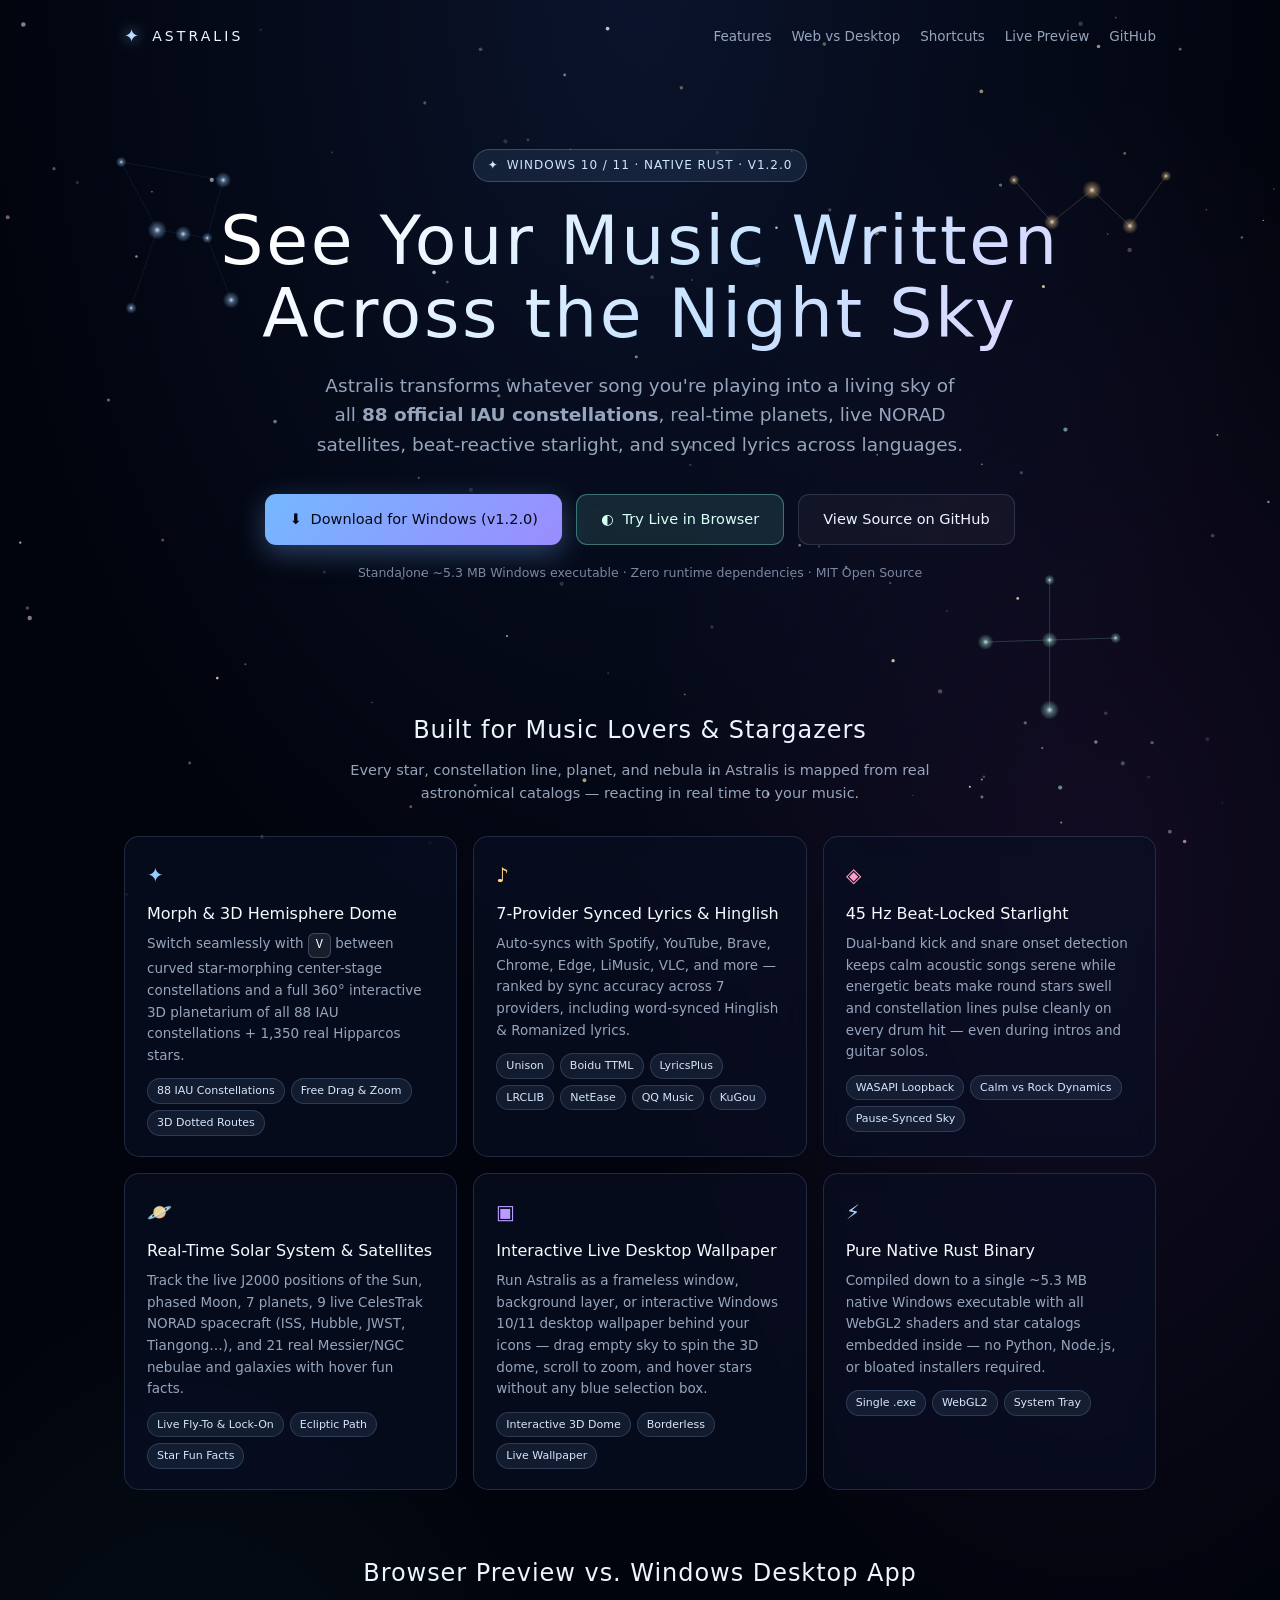
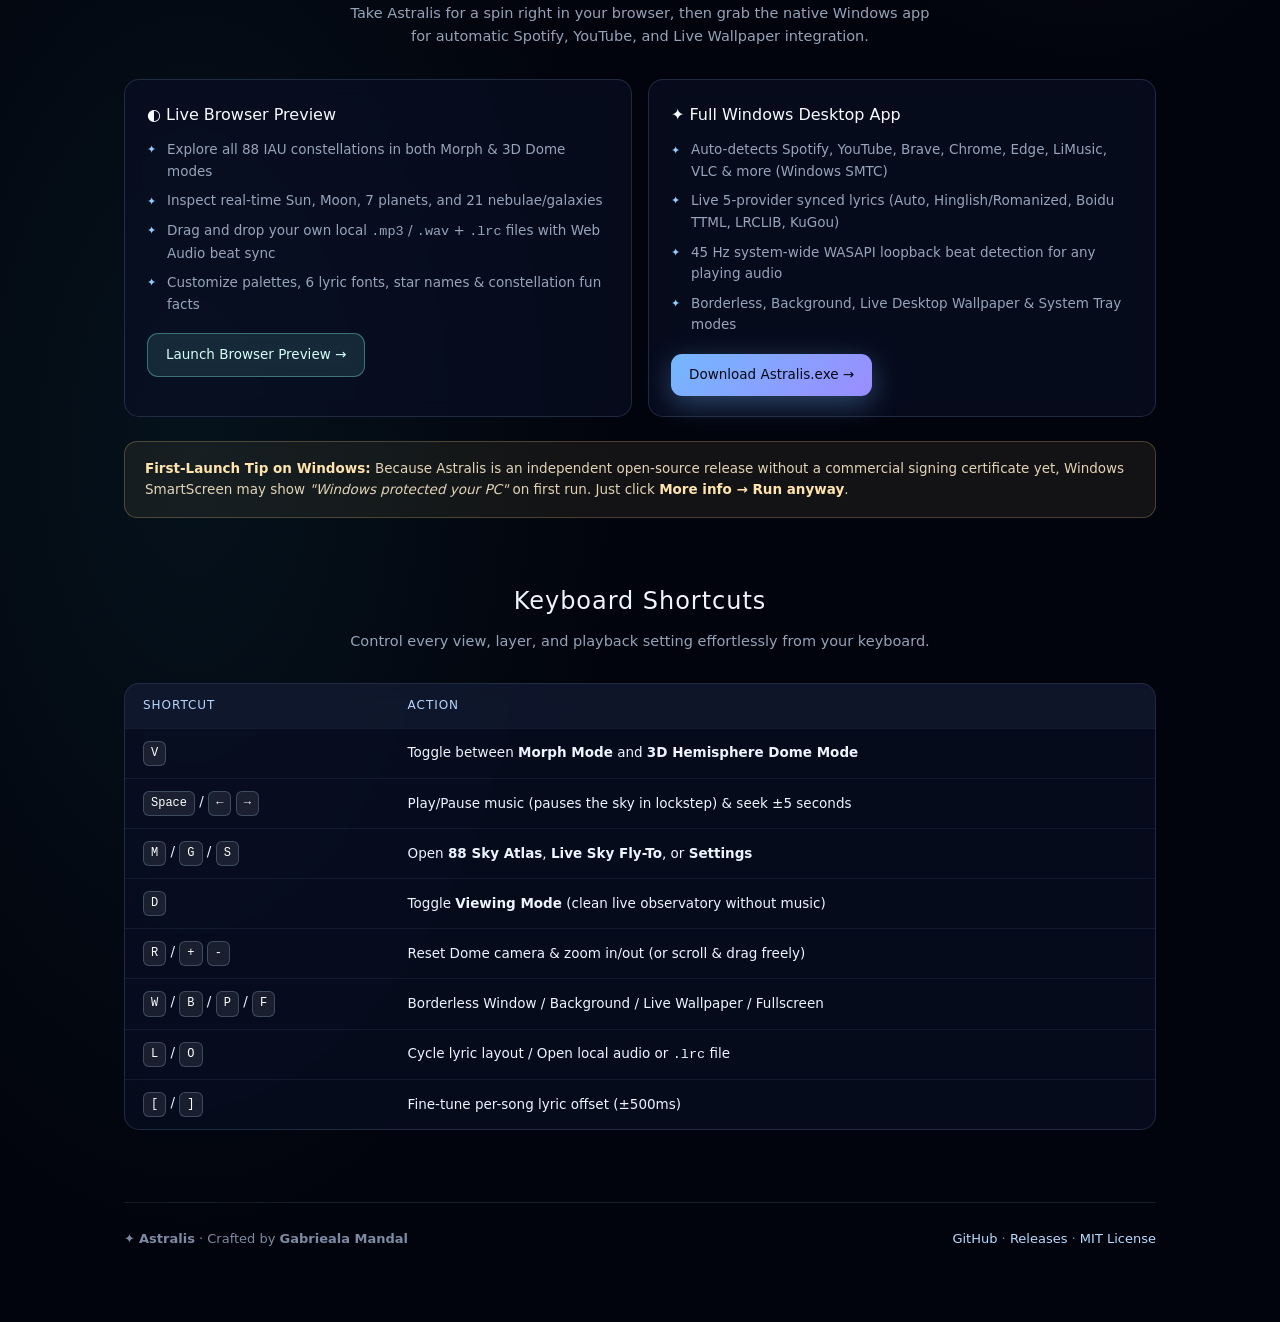
<file: docs/index.html>
<!DOCTYPE html>
<html lang="en">
<head>
  <meta charset="UTF-8" />
  <meta name="viewport" content="width=device-width, initial-scale=1.0" />
  <title>✦ Astralis — Real-Time Celestial Observatory &amp; Music Visualizer</title>
  <link rel="icon" type="image/png" href="favicon.png" />
  <link rel="shortcut icon" href="favicon.ico" />
  <meta name="description" content="Astralis transforms whatever music you're listening to into a living sky of all 88 official IAU constellations, real-time planets, live satellites, beat-reactive starlight, and multilingual synced lyrics." />
  <style>
    :root {
      --bg: #02040d;
      --bg-card: rgba(10, 16, 36, 0.68);
      --border: rgba(165, 205, 255, 0.16);
      --border-strong: rgba(175, 218, 255, 0.36);
      --text: #eef5ff;
      --text-muted: rgba(205, 224, 250, 0.72);
      --accent: #95ccff;
      --gold: #ffd485;
      --rose: #ff9ec7;
      --teal: #79f2de;
      --violet: #b99cff;
    }

    * { box-sizing: border-box; margin: 0; padding: 0; }

    html {
      scroll-behavior: smooth;
      background: var(--bg);
      color: var(--text);
      font-family: "Segoe UI Variable Display", "Segoe UI", system-ui, -apple-system, sans-serif;
    }

    body {
      min-height: 100vh;
      overflow-x: hidden;
      background:
        radial-gradient(ellipse 80% 55% at 50% 0%, rgba(36, 68, 138, 0.24), transparent 65%),
        radial-gradient(ellipse 60% 45% at 85% 30%, rgba(120, 62, 165, 0.14), transparent 60%),
        radial-gradient(ellipse 55% 45% at 15% 70%, rgba(30, 120, 135, 0.12), transparent 60%),
        var(--bg);
      line-height: 1.6;
    }

    #starfield {
      position: fixed;
      inset: 0;
      width: 100%;
      height: 100%;
      z-index: 0;
      pointer-events: none;
    }

    .page {
      position: relative;
      z-index: 1;
      max-width: 1080px;
      margin: 0 auto;
      padding: 0 24px 72px;
    }

    /* Top Nav */
    nav {
      display: flex;
      align-items: center;
      justify-content: space-between;
      padding: 22px 0;
      gap: 16px;
    }

    .brand {
      display: inline-flex;
      align-items: center;
      gap: 10px;
      text-decoration: none;
      color: var(--text);
      font-weight: 500;
      letter-spacing: 0.22em;
      font-size: 14px;
    }

    .brand-star {
      color: #b7dcff;
      font-size: 18px;
      text-shadow: 0 0 14px rgba(150, 210, 255, 0.85);
    }

    .nav-links {
      display: flex;
      align-items: center;
      gap: 20px;
      flex-wrap: wrap;
    }

    .nav-links a {
      color: var(--text-muted);
      text-decoration: none;
      font-size: 13.5px;
      transition: color 0.18s ease;
    }

    .nav-links a:hover { color: #ffffff; }

    /* Hero */
    .hero {
      text-align: center;
      padding: 76px 0 64px;
    }

    .pill-badge {
      display: inline-flex;
      align-items: center;
      gap: 8px;
      padding: 6px 14px;
      border-radius: 999px;
      background: rgba(135, 190, 255, 0.10);
      border: 1px solid rgba(165, 212, 255, 0.24);
      color: #cfe6ff;
      font-size: 12px;
      letter-spacing: 0.08em;
      text-transform: uppercase;
      margin-bottom: 22px;
      backdrop-filter: blur(8px);
    }

    h1 {
      font-size: clamp(40px, 7vw, 68px);
      font-weight: 300;
      letter-spacing: 0.04em;
      line-height: 1.08;
      margin-bottom: 20px;
      background: linear-gradient(135deg, #ffffff 15%, #c5e2ff 60%, #e7d4ff 100%);
      -webkit-background-clip: text;
      -webkit-text-fill-color: transparent;
    }

    .hero-sub {
      max-width: 650px;
      margin: 0 auto 34px;
      font-size: clamp(15.5px, 2vw, 18.5px);
      color: var(--text-muted);
      font-weight: 300;
    }

    .cta-row {
      display: flex;
      justify-content: center;
      flex-wrap: wrap;
      gap: 14px;
      margin-bottom: 18px;
    }

    .btn {
      display: inline-flex;
      align-items: center;
      justify-content: center;
      gap: 9px;
      padding: 13px 24px;
      border-radius: 11px;
      font-size: 14.5px;
      font-weight: 500;
      text-decoration: none;
      cursor: pointer;
      transition: transform 0.16s ease, box-shadow 0.18s ease, background 0.18s ease, border-color 0.18s ease;
    }

    .btn:hover { transform: translateY(-2px); }

    .btn-primary {
      background: linear-gradient(135deg, #74b8ff, #9b8cff);
      color: #040814;
      box-shadow: 0 8px 28px rgba(118, 178, 255, 0.34);
    }

    .btn-primary:hover {
      box-shadow: 0 12px 34px rgba(130, 190, 255, 0.50);
    }

    .btn-preview {
      background: rgba(120, 225, 210, 0.13);
      color: #d7fff8;
      border: 1px solid rgba(125, 240, 220, 0.38);
      backdrop-filter: blur(8px);
    }

    .btn-preview:hover {
      background: rgba(120, 225, 210, 0.22);
      border-color: rgba(155, 250, 235, 0.65);
    }

    .btn-ghost {
      background: rgba(255, 255, 255, 0.04);
      color: var(--text);
      border: 1px solid var(--border);
      backdrop-filter: blur(8px);
    }

    .btn-ghost:hover {
      background: rgba(255, 255, 255, 0.09);
      border-color: var(--border-strong);
    }

    .hero-meta {
      font-size: 12.5px;
      color: rgba(190, 212, 245, 0.62);
    }

    /* Glass Cards */
    .section {
      margin-top: 64px;
    }

    .section-title {
      font-size: 24px;
      font-weight: 400;
      letter-spacing: 0.04em;
      margin-bottom: 10px;
      text-align: center;
    }

    .section-desc {
      text-align: center;
      color: var(--text-muted);
      font-size: 14.5px;
      max-width: 600px;
      margin: 0 auto 30px;
    }

    .grid-3 {
      display: grid;
      grid-template-columns: repeat(auto-fit, minmax(290px, 1fr));
      gap: 16px;
    }

    .card {
      padding: 22px 22px 20px;
      border-radius: 15px;
      background: var(--bg-card);
      border: 1px solid var(--border);
      backdrop-filter: blur(10px);
      transition: border-color 0.2s ease, transform 0.2s ease;
    }

    .card:hover {
      border-color: var(--border-strong);
      transform: translateY(-2px);
    }

    .card-icon {
      font-size: 20px;
      margin-bottom: 10px;
      display: inline-block;
    }

    .card h3 {
      font-size: 16px;
      font-weight: 500;
      margin-bottom: 7px;
      color: #f7fbff;
    }

    .card p {
      font-size: 13.5px;
      color: var(--text-muted);
    }

    .chips {
      display: flex;
      flex-wrap: wrap;
      gap: 6px;
      margin-top: 12px;
    }

    .chip {
      font-size: 11px;
      padding: 3px 9px;
      border-radius: 999px;
      background: rgba(150, 195, 255, 0.09);
      border: 1px solid rgba(160, 205, 255, 0.18);
      color: #d3e7ff;
    }

    /* Comparison / Preview Box */
    .split-box {
      display: grid;
      grid-template-columns: repeat(auto-fit, minmax(300px, 1fr));
      gap: 16px;
    }

    .list {
      list-style: none;
      margin-top: 12px;
      display: grid;
      gap: 8px;
    }

    .list li {
      font-size: 13.5px;
      color: var(--text-muted);
      padding-left: 20px;
      position: relative;
    }

    .list li::before {
      content: "✦";
      position: absolute;
      left: 0;
      color: var(--accent);
      font-size: 11px;
      top: 2px;
    }

    /* Shortcuts Table */
    .table-wrap {
      overflow-x: auto;
      border-radius: 15px;
      background: var(--bg-card);
      border: 1px solid var(--border);
      backdrop-filter: blur(10px);
    }

    table {
      width: 100%;
      border-collapse: collapse;
      font-size: 13.5px;
    }

    th, td {
      padding: 12px 18px;
      text-align: left;
      border-bottom: 1px solid rgba(160, 200, 255, 0.08);
    }

    th {
      font-weight: 500;
      font-size: 12px;
      text-transform: uppercase;
      letter-spacing: 0.08em;
      color: #b7d7ff;
      background: rgba(135, 185, 255, 0.06);
    }

    tr:last-child td { border-bottom: none; }

    kbd {
      display: inline-block;
      padding: 2px 7px;
      border-radius: 6px;
      font-family: "Cascadia Mono", Consolas, monospace;
      font-size: 12px;
      background: rgba(255, 255, 255, 0.08);
      border: 1px solid rgba(180, 215, 255, 0.24);
      color: #ffffff;
    }

    /* SmartScreen Notice */
    .tip-box {
      margin-top: 24px;
      padding: 16px 20px;
      border-radius: 13px;
      background: rgba(255, 206, 118, 0.07);
      border: 1px solid rgba(255, 212, 130, 0.24);
      font-size: 13.5px;
      color: rgba(255, 238, 205, 0.88);
    }

    .tip-box strong { color: #ffe5ad; }

    footer {
      margin-top: 72px;
      padding-top: 26px;
      border-top: 1px solid rgba(160, 200, 255, 0.12);
      display: flex;
      flex-wrap: wrap;
      align-items: center;
      justify-content: space-between;
      gap: 12px;
      font-size: 13px;
      color: rgba(190, 212, 245, 0.65);
    }

    footer a {
      color: #b8dcff;
      text-decoration: none;
    }

    footer a:hover { text-decoration: underline; }
  </style>
</head>
<body>
  <canvas id="starfield" aria-hidden="true"></canvas>

  <div class="page">
    <nav>
      <a class="brand" href="#">
        <span class="brand-star">✦</span>
        <span>ASTRALIS</span>
      </a>
      <div class="nav-links">
        <a href="#features">Features</a>
        <a href="#preview">Web vs Desktop</a>
        <a href="#shortcuts">Shortcuts</a>
        <a href="./preview/index.html">Live Preview</a>
        <a href="https://github.com/Gabrieala/Astralis" target="_blank" rel="noopener">GitHub</a>
      </div>
    </nav>

    <header class="hero">
      <div class="pill-badge">
        <span>✦</span>
        <span id="version-badge">Windows 10 / 11 · Native Rust · v1.2.0</span>
      </div>
      <h1>See Your Music Written<br />Across the Night Sky</h1>
      <p class="hero-sub">
        Astralis transforms whatever song you're playing into a living sky of all
        <strong>88 official IAU constellations</strong>, real-time planets, live NORAD satellites,
        beat-reactive starlight, and synced lyrics across languages.
      </p>
      <div class="cta-row">
        <a id="btn-download-zip" class="btn btn-primary" href="https://github.com/Gabrieala/Astralis/releases/latest">
          <span>⬇</span>
          <span id="download-label">Download for Windows (v1.2.0)</span>
        </a>
        <a class="btn btn-preview" href="./preview/index.html">
          <span>◐</span>
          <span>Try Live in Browser</span>
        </a>
        <a class="btn btn-ghost" href="https://github.com/Gabrieala/Astralis" target="_blank" rel="noopener">
          <span>View Source on GitHub</span>
        </a>
      </div>
      <p class="hero-meta" id="release-meta">
        Standalone ~5.3 MB Windows executable · Zero runtime dependencies · MIT Open Source
      </p>
    </header>

    <section id="features" class="section">
      <h2 class="section-title">Built for Music Lovers &amp; Stargazers</h2>
      <p class="section-desc">
        Every star, constellation line, planet, and nebula in Astralis is mapped from real astronomical catalogs — reacting in real time to your music.
      </p>

      <div class="grid-3">
        <article class="card">
          <span class="card-icon" style="color:var(--accent)">✦</span>
          <h3>Morph &amp; 3D Hemisphere Dome</h3>
          <p>
            Switch seamlessly with <kbd>V</kbd> between curved star-morphing center-stage constellations and a full 360° interactive 3D planetarium of all 88 IAU constellations + 1,350 real Hipparcos stars.
          </p>
          <div class="chips">
            <span class="chip">88 IAU Constellations</span>
            <span class="chip">Free Drag &amp; Zoom</span>
            <span class="chip">3D Dotted Routes</span>
          </div>
        </article>

        <article class="card">
          <span class="card-icon" style="color:var(--gold)">♪</span>
          <h3>7-Provider Synced Lyrics &amp; Hinglish</h3>
          <p>
            Auto-syncs with Spotify, YouTube, Brave, Chrome, Edge, LiMusic, VLC, and more — ranked by sync accuracy across 7 providers, including word-synced Hinglish &amp; Romanized lyrics.
          </p>
          <div class="chips">
            <span class="chip">Unison</span>
            <span class="chip">Boidu TTML</span>
            <span class="chip">LyricsPlus</span>
            <span class="chip">LRCLIB</span>
            <span class="chip">NetEase</span>
            <span class="chip">QQ Music</span>
            <span class="chip">KuGou</span>
          </div>
        </article>

        <article class="card">
          <span class="card-icon" style="color:var(--rose)">◈</span>
          <h3>45 Hz Beat-Locked Starlight</h3>
          <p>
            Dual-band kick and snare onset detection keeps calm acoustic songs serene while energetic beats make round stars swell and constellation lines pulse cleanly on every drum hit — even during intros and guitar solos.
          </p>
          <div class="chips">
            <span class="chip">WASAPI Loopback</span>
            <span class="chip">Calm vs Rock Dynamics</span>
            <span class="chip">Pause-Synced Sky</span>
          </div>
        </article>

        <article class="card">
          <span class="card-icon" style="color:var(--teal)">🪐</span>
          <h3>Real-Time Solar System &amp; Satellites</h3>
          <p>
            Track the live J2000 positions of the Sun, phased Moon, 7 planets, 9 live CelesTrak NORAD spacecraft (ISS, Hubble, JWST, Tiangong…), and 21 real Messier/NGC nebulae and galaxies with hover fun facts.
          </p>
          <div class="chips">
            <span class="chip">Live Fly-To &amp; Lock-On</span>
            <span class="chip">Ecliptic Path</span>
            <span class="chip">Star Fun Facts</span>
          </div>
        </article>

        <article class="card">
          <span class="card-icon" style="color:var(--violet)">▣</span>
          <h3>Interactive Live Desktop Wallpaper</h3>
          <p>
            Run Astralis as a frameless window, background layer, or interactive Windows 10/11 desktop wallpaper behind your icons — drag empty sky to spin the 3D dome, scroll to zoom, and hover stars without any blue selection box.
          </p>
          <div class="chips">
            <span class="chip">Interactive 3D Dome</span>
            <span class="chip">Borderless</span>
            <span class="chip">Live Wallpaper</span>
          </div>
        </article>

        <article class="card">
          <span class="card-icon" style="color:#a9d5ff">⚡</span>
          <h3>Pure Native Rust Binary</h3>
          <p>
            Compiled down to a single ~5.3 MB native Windows executable with all WebGL2 shaders and star catalogs embedded inside — no Python, Node.js, or bloated installers required.
          </p>
          <div class="chips">
            <span class="chip">Single .exe</span>
            <span class="chip">WebGL2</span>
            <span class="chip">System Tray</span>
          </div>
        </article>
      </div>
    </section>

    <section id="preview" class="section">
      <h2 class="section-title">Browser Preview vs. Windows Desktop App</h2>
      <p class="section-desc">
        Take Astralis for a spin right in your browser, then grab the native Windows app for automatic Spotify, YouTube, and Live Wallpaper integration.
      </p>

      <div class="split-box">
        <div class="card">
          <h3>◐ Live Browser Preview</h3>
          <ul class="list">
            <li>Explore all 88 IAU constellations in both Morph &amp; 3D Dome modes</li>
            <li>Inspect real-time Sun, Moon, 7 planets, and 21 nebulae/galaxies</li>
            <li>Drag and drop your own local <code>.mp3</code> / <code>.wav</code> + <code>.lrc</code> files with Web Audio beat sync</li>
            <li>Customize palettes, 6 lyric fonts, star names &amp; constellation fun facts</li>
          </ul>
          <div style="margin-top:18px;">
            <a class="btn btn-preview" href="./preview/index.html" style="padding:10px 18px;font-size:13.5px;">Launch Browser Preview →</a>
          </div>
        </div>

        <div class="card">
          <h3>✦ Full Windows Desktop App</h3>
          <ul class="list">
            <li>Auto-detects Spotify, YouTube, Brave, Chrome, Edge, LiMusic, VLC &amp; more (Windows SMTC)</li>
            <li>Live 5-provider synced lyrics (Auto, Hinglish/Romanized, Boidu TTML, LRCLIB, KuGou)</li>
            <li>45 Hz system-wide WASAPI loopback beat detection for any playing audio</li>
            <li>Borderless, Background, Live Desktop Wallpaper &amp; System Tray modes</li>
          </ul>
          <div style="margin-top:18px;">
            <a id="btn-download-exe" class="btn btn-primary" href="https://github.com/Gabrieala/Astralis/releases/latest" style="padding:10px 18px;font-size:13.5px;">Download Astralis.exe →</a>
          </div>
        </div>
      </div>

      <div class="tip-box">
        <strong>First-Launch Tip on Windows:</strong> Because Astralis is an independent open-source release without a commercial signing certificate yet, Windows SmartScreen may show <em>"Windows protected your PC"</em> on first run. Just click <strong>More info → Run anyway</strong>.
      </div>
    </section>

    <section id="shortcuts" class="section">
      <h2 class="section-title">Keyboard Shortcuts</h2>
      <p class="section-desc">Control every view, layer, and playback setting effortlessly from your keyboard.</p>
      <div class="table-wrap">
        <table>
          <thead>
            <tr>
              <th>Shortcut</th>
              <th>Action</th>
            </tr>
          </thead>
          <tbody>
            <tr><td><kbd>V</kbd></td><td>Toggle between <strong>Morph Mode</strong> and <strong>3D Hemisphere Dome Mode</strong></td></tr>
            <tr><td><kbd>Space</kbd> / <kbd>←</kbd> <kbd>→</kbd></td><td>Play/Pause music (pauses the sky in lockstep) &amp; seek ±5 seconds</td></tr>
            <tr><td><kbd>M</kbd> / <kbd>G</kbd> / <kbd>S</kbd></td><td>Open <strong>88 Sky Atlas</strong>, <strong>Live Sky Fly-To</strong>, or <strong>Settings</strong></td></tr>
            <tr><td><kbd>D</kbd></td><td>Toggle <strong>Viewing Mode</strong> (clean live observatory without music)</td></tr>
            <tr><td><kbd>R</kbd> / <kbd>+</kbd> <kbd>-</kbd></td><td>Reset Dome camera &amp; zoom in/out (or scroll &amp; drag freely)</td></tr>
            <tr><td><kbd>W</kbd> / <kbd>B</kbd> / <kbd>P</kbd> / <kbd>F</kbd></td><td>Borderless Window / Background / Live Wallpaper / Fullscreen</td></tr>
            <tr><td><kbd>L</kbd> / <kbd>O</kbd></td><td>Cycle lyric layout / Open local audio or <code>.lrc</code> file</td></tr>
            <tr><td><kbd>[</kbd> / <kbd>]</kbd></td><td>Fine-tune per-song lyric offset (±500ms)</td></tr>
          </tbody>
        </table>
      </div>
    </section>

    <footer>
      <span>✦ <strong>Astralis</strong> · Crafted by <strong>Gabrieala Mandal</strong></span>
      <span>
        <a href="https://github.com/Gabrieala/Astralis" target="_blank" rel="noopener">GitHub</a> ·
        <a href="https://github.com/Gabrieala/Astralis/releases" target="_blank" rel="noopener">Releases</a> ·
        <a href="https://github.com/Gabrieala/Astralis/blob/main/LICENSE" target="_blank" rel="noopener">MIT License</a>
      </span>
    </footer>
  </div>

  <script>
    // Subtle interactive celestial starfield + constellation background
    (() => {
      const canvas = document.getElementById("starfield");
      const ctx = canvas.getContext("2d");
      let w = 0, h = 0, dpr = 1;
      let mx = 0, my = 0, tx = 0, ty = 0;

      const stars = [];
      const HERO_PATTERNS = [
        // Orion-inspired left cluster
        {
          cx: 0.14, cy: 0.26, color: "rgba(155, 205, 255, ",
          pts: [[-58,-72],[44,-54],[-22,-4],[4,0],[28,4],[-48,74],[52,66]],
          edges: [[0,2],[1,4],[2,3],[3,4],[2,5],[4,6],[0,1]]
        },
        // Cassiopeia-inspired right cluster
        {
          cx: 0.85, cy: 0.22, color: "rgba(255, 210, 145, ",
          pts: [[-74,-18],[-36,24],[4,-8],[42,28],[78,-22]],
          edges: [[0,1],[1,2],[2,3],[3,4]]
        },
        // Cygnus-inspired lower right cluster
        {
          cx: 0.82, cy: 0.72, color: "rgba(165, 240, 225, ",
          pts: [[0,-68],[0,-8],[0,62],[-64,-6],[66,-10]],
          edges: [[0,1],[1,2],[3,1],[1,4]]
        },
      ];

      function resize() {
        dpr = Math.min(window.devicePixelRatio || 1, 2);
        w = window.innerWidth;
        h = window.innerHeight;
        canvas.width = Math.floor(w * dpr);
        canvas.height = Math.floor(h * dpr);
        ctx.setTransform(dpr, 0, 0, dpr, 0, 0);
        if (stars.length === 0) {
          const count = Math.min(180, Math.max(90, Math.floor((w * h) / 9500)));
          const hues = ["#cfe4ff", "#ffffff", "#ffe6ba", "#ffd0e3", "#b8f7eb"];
          for (let i = 0; i < count; i++) {
            stars.push({
              x: Math.random(),
              y: Math.random(),
              r: 0.6 + Math.random() * 1.7,
              a: 0.22 + Math.random() * 0.65,
              sp: 0.8 + Math.random() * 2.2,
              ph: Math.random() * Math.PI * 2,
              col: hues[i % hues.length],
              depth: 0.3 + Math.random() * 0.9,
            });
          }
        }
      }

      window.addEventListener("resize", resize);
      window.addEventListener("pointermove", (e) => {
        tx = (e.clientX / Math.max(1, w) - 0.5) * 24;
        ty = (e.clientY / Math.max(1, h) - 0.5) * 18;
      });
      resize();

      let meteor = null;
      let nextMeteorAt = performance.now() + 3500;

      function tick(now) {
        const t = now * 0.001;
        mx += (tx - mx) * 0.05;
        my += (ty - my) * 0.05;

        ctx.clearRect(0, 0, w, h);

        // Soft background stars
        for (const s of stars) {
          const px = s.x * w - mx * s.depth * 0.5;
          const py = s.y * h - my * s.depth * 0.5;
          const tw = 0.72 + 0.28 * Math.sin(t * s.sp + s.ph);
          ctx.globalAlpha = s.a * tw;
          ctx.fillStyle = s.col;
          ctx.beginPath();
          ctx.arc(px, py, s.r, 0, Math.PI * 2);
          ctx.fill();
        }

        // Delicate ambient constellation vignettes
        const scale = Math.min(1.0, w / 1100);
        for (const p of HERO_PATTERNS) {
          const ox = p.cx * w - mx * 0.9;
          const oy = p.cy * h - my * 0.9;
          ctx.strokeStyle = p.color + "0.22)";
          ctx.lineWidth = 1;
          ctx.beginPath();
          for (const [a, b] of p.edges) {
            ctx.moveTo(ox + p.pts[a][0] * scale, oy + p.pts[a][1] * scale);
            ctx.lineTo(ox + p.pts[b][0] * scale, oy + p.pts[b][1] * scale);
          }
          ctx.stroke();

          for (let i = 0; i < p.pts.length; i++) {
            const x = ox + p.pts[i][0] * scale;
            const y = oy + p.pts[i][1] * scale;
            const pulse = 0.82 + 0.26 * Math.sin(t * 2.1 + i * 1.3);
            const g = ctx.createRadialGradient(x, y, 0, x, y, 9 * pulse);
            g.addColorStop(0, "rgba(255,255,255,0.95)");
            g.addColorStop(0.35, p.color + "0.45)");
            g.addColorStop(1, p.color + "0)");
            ctx.globalAlpha = 0.9;
            ctx.fillStyle = g;
            ctx.beginPath();
            ctx.arc(x, y, 9 * pulse, 0, Math.PI * 2);
            ctx.fill();
          }
        }

        // Occasional shooting star
        if (!meteor && now > nextMeteorAt) {
          meteor = {
            x: (0.15 + Math.random() * 0.7) * w,
            y: (0.05 + Math.random() * 0.35) * h,
            vx: 540 + Math.random() * 260,
            vy: 220 + Math.random() * 140,
            born: now,
            life: 620,
          };
          nextMeteorAt = now + 5200 + Math.random() * 6500;
        }
        if (meteor) {
          const p = (now - meteor.born) / meteor.life;
          if (p >= 1) {
            meteor = null;
          } else {
            const dt = (now - meteor.born) * 0.001;
            const x = meteor.x + meteor.vx * dt;
            const y = meteor.y + meteor.vy * dt;
            const fade = Math.sin(p * Math.PI);
            const grad = ctx.createLinearGradient(x, y, x - meteor.vx * 0.14, y - meteor.vy * 0.14);
            grad.addColorStop(0, `rgba(255, 250, 240, ${fade * 0.85})`);
            grad.addColorStop(1, "rgba(140, 200, 255, 0)");
            ctx.globalAlpha = 1;
            ctx.strokeStyle = grad;
            ctx.lineWidth = 1.6;
            ctx.beginPath();
            ctx.moveTo(x, y);
            ctx.lineTo(x - meteor.vx * 0.14, y - meteor.vy * 0.14);
            ctx.stroke();
          }
        }

        ctx.globalAlpha = 1;
        requestAnimationFrame(tick);
      }
      requestAnimationFrame(tick);
    })();

    // Auto-populate the latest GitHub Release download links & version badge
    (async () => {
      try {
        const res = await fetch("https://api.github.com/repos/Gabrieala/Astralis/releases/latest");
        if (!res.ok) return;
        const rel = await res.json();
        const tag = rel.tag_name || "v1.0.0";
        const assets = Array.isArray(rel.assets) ? rel.assets : [];
        const zip = assets.find((a) => /\.zip$/i.test(a.name));
        const exe = assets.find((a) => /\.exe$/i.test(a.name));

        const badge = document.getElementById("version-badge");
        if (badge) badge.textContent = `Windows 10 / 11 · Native Rust · ${tag}`;

        const dlLabel = document.getElementById("download-label");
        const dlZip = document.getElementById("btn-download-zip");
        if (dlLabel) dlLabel.textContent = `Download for Windows (${tag})`;
        if (dlZip && zip && zip.browser_download_url) dlZip.href = zip.browser_download_url;

        const dlExe = document.getElementById("btn-download-exe");
        if (dlExe && exe && exe.browser_download_url) dlExe.href = exe.browser_download_url;

        const meta = document.getElementById("release-meta");
        if (meta && zip && exe) {
          const zipMb = (zip.size / (1024 * 1024)).toFixed(1);
          const exeMb = (exe.size / (1024 * 1024)).toFixed(1);
          meta.textContent = `${zipMb} MB zip (${exeMb} MB standalone .exe) · Zero dependencies · MIT Open Source`;
        }
      } catch {}
    })();
  </script>
</body>
</html>
</file>
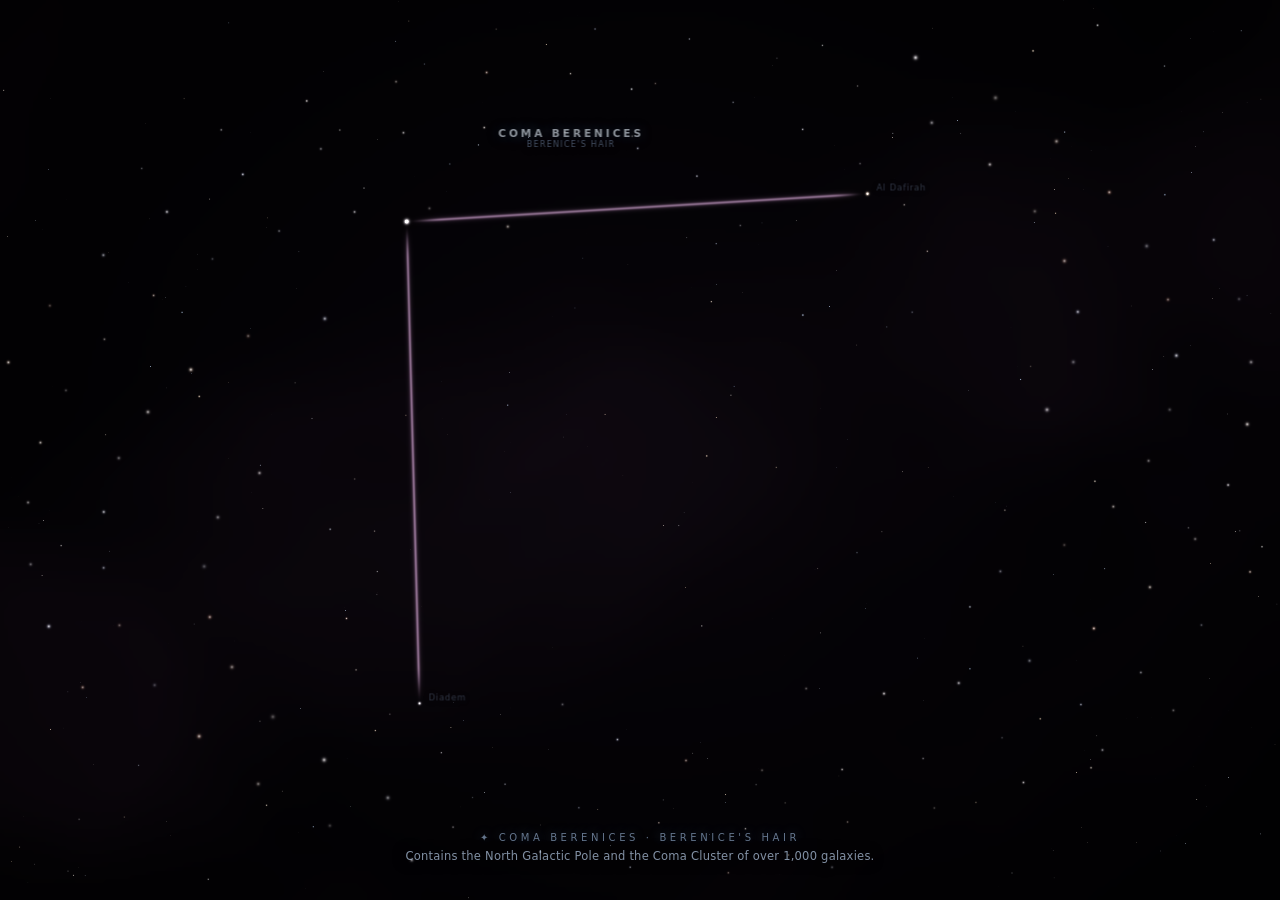
<file: web/index.html>
<!DOCTYPE html>
<html lang="en">
<head>
  <meta charset="UTF-8" />
  <meta name="viewport" content="width=device-width, initial-scale=1.0" />
  <title>Astralis — Lyric Constellation Visualizer</title>
  <link rel="icon" type="image/png" href="favicon.png" />
  <link rel="stylesheet" href="style.css" />
</head>
<body>
  <canvas id="sky-canvas"></canvas>

  <!-- Astronomical hover reticle & star/planet/satellite tooltip -->
  <div id="hover-ring" class="hover-ring hidden" aria-hidden="true"></div>
  <div id="sky-tooltip" class="sky-tooltip hidden" aria-hidden="true">
    <div class="tip-head">
      <span id="tip-name" class="tip-name">Betelgeuse</span>
      <span id="tip-desig" class="tip-desig">α Ori</span>
    </div>
    <div id="tip-const" class="tip-const">ORION · THE HUNTER</div>
    <div id="tip-sub" class="tip-sub">M Red Supergiant · Mag +0.45</div>
    <div id="tip-fact" class="tip-fact hidden"></div>
  </div>

  <!-- Live Fly-To / Lock-On Tracking Pill (shown while tracking a planet, satellite, or nebula) -->
  <div id="tracking-pill" class="tracking-pill hidden">
    <span id="tracking-label" class="tracking-label">🛰 Tracking ISS (Zarya)</span>
    <button id="btn-tracking-release" class="tracking-release" title="Release Lock-On (or drag sky)">Release ×</button>
  </div>

  <!-- Pooled 3D Astronomical Constellation & Star Name Labels Layers -->
  <div id="sky-labels-layer" class="sky-labels-layer" aria-hidden="true"></div>
  <div id="star-labels-layer" class="star-labels-layer" aria-hidden="true"></div>

  <!-- Star-adjacent glowing floating word layer (tracks exact active star positions) -->
  <div id="star-lyric-layer" class="star-lyric-layer" aria-hidden="true"></div>

  <!-- Subtle drag-and-drop overlay for local audio / .lrc files -->
  <div id="drop-overlay" class="drop-overlay hidden">
    <div class="drop-card">
      <div class="drop-star">✦</div>
      <div class="drop-title">Drop Audio or Synced Lyrics</div>
      <div class="drop-sub">MP3 · WAV · FLAC · OGG · LRC</div>
    </div>
  </div>

  <!-- Auto-hiding minimal top HUD bar (draggable for borderless window) -->
  <header id="hud-top" class="hud-top">
    <div class="hud-left pywebview-drag-region">
      <span class="brand-star">✦</span>
      <span class="brand-name">ASTRALIS</span>
      <span class="divider"></span>
      <span id="source-badge" class="source-badge">VIEWING</span>
      <div class="track-meta">
        <span id="track-title" class="track-title">Live Celestial Observatory</span>
        <span id="track-artist" class="track-artist">88 IAU Constellations · Real-Time Sky</span>
      </div>
      <span id="hud-clock" class="hud-clock">LIVE</span>
      <span id="lyrics-pill" class="lyrics-pill">PATTERN</span>
    </div>

    <div class="hud-controls">
      <!-- Visual Mode Switcher: Morph vs Rotating Hemisphere Dome -->
      <div class="pill-group" title="Visual Mode (V)">
        <button class="hud-btn active" data-vismode="morph" title="Morph Mode: stars flow between constellations (V)">✦ Morph</button>
        <button class="hud-btn" data-vismode="hemisphere" title="Hemisphere Mode: 3D interactive celestial observatory of all 88 IAU constellations (V)">◐ Dome</button>
      </div>

      <!-- Window Mode Switcher -->
      <div class="pill-group win-mode-group" title="Window Mode">
        <button class="hud-btn active" data-winmode="borderless" title="Borderless Window (W)">Win</button>
        <button class="hud-btn" data-winmode="background" title="Always on Background Behind Apps (B)">Bg</button>
        <button class="hud-btn" data-winmode="wallpaper" title="Live Desktop Wallpaper Behind Icons (P)">Wall</button>
        <button class="hud-btn" data-winmode="fullscreen" title="Fullscreen (F)">Full</button>
      </div>

      <!-- Quick Menu & Utility Buttons -->
      <button id="btn-menu-constellations" class="hud-btn" title="All 88 IAU Constellations (M / A)">✦ 88 Sky</button>
      <button id="btn-menu-objects" class="hud-btn" title="Fly-To Live Sun, Moon, Planets, Satellites & Nebulae (G)">🪐 Live</button>
      <button id="btn-menu-settings" class="hud-btn" title="Settings Menu (S)">⚙ Settings</button>
      <button id="btn-view" class="hud-btn" title="Viewing Mode: explore real sky patterns without lyrics (D)">🔭 View</button>
      <button id="btn-open" class="hud-btn" title="Open Local Audio or .LRC File (O)">Open</button>
      <a id="btn-web-home" class="hud-btn web-only-btn" href="../index.html" title="Back to Astralis Homepage">← Home</a>

      <button id="btn-tray" class="hud-btn icon-btn" title="Minimize to System Tray">—</button>
      <button id="btn-close" class="hud-btn icon-btn danger" title="Quit Astralis">×</button>
    </div>
  </header>

  <!-- Auto-hiding celestial music controls bar (works for Browser/Spotify/LiMusic & Local audio!) -->
  <div id="local-bar" class="local-bar hidden">
    <button id="btn-prev" class="hud-btn compact media-btn" title="Previous Track">⏮</button>
    <button id="btn-playpause" class="hud-btn compact media-btn play-btn" title="Play / Pause (Space)">⏸</button>
    <button id="btn-next" class="hud-btn compact media-btn" title="Next Track">⏭</button>
    <span class="mini-div"></span>
    <span id="time-label" class="time-label">0:00</span>
    <input id="seek-slider" type="range" min="0" max="1000" value="0" title="Seek Track (← / →)" />
    <span id="dur-label" class="time-label">0:00</span>
    <span class="mini-div"></span>
    <button id="btn-bar-sync-minus" class="hud-btn compact" title="Delay Lyrics −0.25s ([)">−.25</button>
    <button id="btn-bar-sync-plus" class="hud-btn compact" title="Advance Lyrics +0.25s (])">+.25</button>
    <button id="btn-back-live" class="hud-btn compact hidden" title="Return to Auto-Detect System Music">Live Music</button>
    <span class="mini-div"></span>
    <button id="btn-player-min" class="hud-btn compact" title="Minimize Music Bar">▴</button>
  </div>
  <button id="btn-player-restore" class="player-restore-pill hidden" title="Show Music Controls">♪ Player ▾</button>

  <!-- Rich Visual Constellations, Live Sky Navigator & Settings Side Menu -->
  <aside id="main-menu" class="main-menu hidden">
    <div class="menu-header">
      <div class="menu-tabs">
        <button id="tab-constellations" class="menu-tab active">✦ 88 Sky</button>
        <button id="tab-objects" class="menu-tab">🪐 Live Sky</button>
        <button id="tab-settings" class="menu-tab">⚙ Settings</button>
      </div>
      <button id="btn-menu-close" class="hud-btn icon-btn" title="Close Menu (Esc)">×</button>
    </div>

    <!-- TAB 1: Constellations Visual Gallery -->
    <section id="panel-constellations" class="menu-panel">
      <div class="sandbox-row">
        <input id="word-sandbox" type="text" placeholder="Type a word/lyric or filter constellations…" />
        <button id="btn-sandbox-go" class="hud-btn active">Morph</button>
      </div>

      <div class="pin-bar">
        <label class="toggle-row compact-toggle">
          <input id="chk-lock-constellation" type="checkbox" />
          <span>Lock selected constellation (only switch stars to music)</span>
        </label>
      </div>

      <div id="atlas-grid" class="atlas-grid"></div>
    </section>

    <!-- TAB 2: Live Sky Objects & Instant Fly-To / Lock-On Tracking -->
    <section id="panel-objects" class="menu-panel hidden">
      <div class="sandbox-row">
        <input id="object-search" type="text" placeholder="Search Sun, Saturn, ISS, Orion Nebula, M31…" />
        <button id="btn-objects-reset" class="hud-btn" title="Reset Dome View">Reset</button>
      </div>
      <div id="live-objects-list" class="live-objects-list"></div>
    </section>

    <!-- TAB 3: Settings -->
    <section id="panel-settings" class="menu-panel hidden">
      <div class="settings-scroll">
        <div class="setting-block">
          <div class="setting-label-row">
            <span>Visual Mode (Shortcut: V)</span>
          </div>
          <div class="seg-group" id="seg-vis-mode">
            <button class="seg-btn active" data-vismode="morph">✦ Morph</button>
            <button class="seg-btn" data-vismode="hemisphere">◐ Hemisphere Dome</button>
          </div>
        </div>

        <div class="setting-block">
          <div class="setting-label-row">
            <span>Ambience Glow (Darkness)</span>
            <span id="val-ambience" class="setting-val">45%</span>
          </div>
          <input id="rng-ambience" type="range" min="0" max="120" value="45" />
        </div>

        <div class="setting-block">
          <div class="setting-label-row">
            <span>Individual Star Music Glow</span>
            <span id="val-starglow" class="setting-val">115%</span>
          </div>
          <input id="rng-starglow" type="range" min="0" max="180" value="115" />
        </div>

        <div class="setting-block">
          <div class="setting-label-row">
            <span>Transition Speed</span>
            <span id="val-speed" class="setting-val">1.0×</span>
          </div>
          <input id="rng-speed" type="range" min="50" max="250" value="100" />
        </div>

        <div class="setting-block">
          <div class="setting-label-row">
            <span>Lyric Font Size</span>
            <span id="val-fontsize" class="setting-val">100%</span>
          </div>
          <input id="rng-fontsize" type="range" min="60" max="180" value="100" />
        </div>

        <div class="setting-block">
          <div class="setting-label-row">
            <span>Lyric Font Style</span>
          </div>
          <div class="font-grid" id="font-grid"></div>
        </div>

        <div class="setting-block">
          <div class="setting-label-row">
            <span>Lyric Display Style</span>
          </div>
          <div class="seg-group" id="seg-lyric-mode">
            <button class="seg-btn active" data-lyricmode="star">Next to Star</button>
            <button class="seg-btn" data-lyricmode="both">Star + Line</button>
            <button class="seg-btn" data-lyricmode="bottom">Bottom Only</button>
            <button class="seg-btn" data-lyricmode="off">Hidden</button>
          </div>
        </div>

        <div class="setting-block">
          <div class="setting-label-row">
            <span>Constellation Switching</span>
          </div>
          <div class="seg-group" id="seg-switch-mode">
            <button class="seg-btn active" data-switchmode="phrase" title="Individual stars glow across each line, then transition to the next constellation">Phrase</button>
            <button class="seg-btn" data-switchmode="song" title="Rotate/switch constellation once per song while stars glow to every word">Per Song</button>
            <button class="seg-btn" data-switchmode="keyword" title="Also switch mid-line on poetic keywords">Keyword</button>
            <button class="seg-btn" data-switchmode="locked" title="Stay on your chosen constellation">Locked</button>
          </div>
        </div>

        <div class="setting-block">
          <div class="setting-label-row">
            <span>Sky Palette</span>
          </div>
          <div class="palette-grid" id="palette-grid"></div>
        </div>

        <div class="setting-block">
          <div class="setting-label-row">
            <span>Performance Profile (Background CPU/GPU)</span>
          </div>
          <div class="seg-group" id="seg-perf">
            <button class="seg-btn" data-perf="eco">Eco 30fps</button>
            <button class="seg-btn active" data-perf="adaptive">Adaptive</button>
            <button class="seg-btn" data-perf="ultra">Ultra 60fps</button>
          </div>
        </div>

        <div class="setting-block">
          <div class="setting-label-row">
            <span>Lyrics Source</span>
            <span class="setting-val">7 Providers</span>
          </div>
          <select id="sel-lyrics-provider" class="astro-select" title="Choose where Astralis fetches synced lyrics from">
            <option value="auto">✦ Auto (Best Sync · Unison › Boidu › LyricsPlus › LRCLIB…)</option>
            <option value="hinglish">🇮🇳 Hinglish / Romanized (Unison + Boidu + LyricsPlus + KuGou)</option>
            <option value="unison">★ Unison (Community Rich Word Sync)</option>
            <option value="boidu">♪ Boidu Better Lyrics (Apple Music TTML)</option>
            <option value="lyricsplus">◈ LyricsPlus (Apple / Spotify / Musixmatch / YouTube)</option>
            <option value="lrclib">🌐 LRCLIB (Open Community Synced LRC)</option>
            <option value="netease">☁ NetEase Cloud Music (Synced LRC)</option>
            <option value="qqmusic">♫ QQ Music (Synced LRC)</option>
            <option value="kugou">🌏 KuGou (Bollywood, Asian & Global LRC)</option>
          </select>
        </div>

        <div class="setting-block">
          <div class="setting-label-row">
            <span>Fine Sync Trim (Auto-Detected Per App)</span>
            <span id="val-lead" class="setting-val">0.00s</span>
          </div>
          <input id="rng-lead" type="range" min="-2000" max="2000" step="50" value="0" />
        </div>

        <div class="setting-block">
          <div class="setting-label-row">
            <span>Lyrics Sync Offset (Saved Per Song)</span>
            <span id="offset-label" class="setting-val">0.00s</span>
          </div>
          <input id="rng-offset" type="range" min="-30000" max="30000" step="250" value="0" />
          <div class="offset-row">
            <button id="btn-offset-m1000" class="hud-btn" title="Delay lyrics by 1s">−1s</button>
            <button id="btn-offset-minus" class="hud-btn" title="Delay lyrics by 0.25s ([)">−0.25s</button>
            <button id="btn-offset-reset" class="hud-btn">0</button>
            <button id="btn-offset-plus" class="hud-btn" title="Advance lyrics by 0.25s (])">+0.25s</button>
            <button id="btn-offset-p1000" class="hud-btn" title="Advance lyrics by 1s">+1s</button>
          </div>
          <div id="offset-live-clock" class="offset-live-clock">Track 0:00.0 → Lyrics 0:00.0</div>
          <div class="tap-sync-box">
            <div class="tap-sync-hint">Instant Sync: click the lyric line you hear right now ↓</div>
            <div id="sync-lines-list" class="sync-lines-list"></div>
          </div>
        </div>

        <div class="setting-block">
          <label class="toggle-row">
            <input id="chk-deep-sky" type="checkbox" checked />
            <span>Show Nebulae, Galaxies & Star Clusters (M42, M31, M45…)</span>
          </label>
          <label class="toggle-row">
            <input id="chk-planets-sats" type="checkbox" checked />
            <span>Show Sun, Moon, Planets & Live Satellites</span>
          </label>
          <label class="toggle-row">
            <input id="chk-ecliptic" type="checkbox" checked />
            <span>Show Subtle Ecliptic Path (Planetary Plane)</span>
          </label>
          <label class="toggle-row">
            <input id="chk-audio-reactive" type="checkbox" checked />
            <span>System Audio Reactivity (WASAPI Loopback)</span>
          </label>
          <label class="toggle-row">
            <input id="chk-sky-labels" type="checkbox" checked />
            <span>Show Constellation Names on Sky</span>
          </label>
          <label class="toggle-row">
            <input id="chk-star-labels" type="checkbox" checked />
            <span>Show Bright Star Names on Sky</span>
          </label>
          <label class="toggle-row">
            <input id="chk-const-facts" type="checkbox" checked />
            <span>Show Constellation Fun Facts</span>
          </label>
          <label class="toggle-row">
            <input id="chk-show-tag" type="checkbox" checked />
            <span>Show Bottom Constellation Name Tag</span>
          </label>
        </div>

        <div class="settings-credit">
          <span class="credit-star">✦</span>
          <span class="credit-label">Astralis · <strong>Gabrieala Mandal</strong></span>
        </div>
      </div>
    </section>

    <div class="menu-footer">
      <span id="perf-readout">60 FPS · AUTO</span>
      <span>M=Menu · B=Bg · P=Wall · F=Full</span>
    </div>
  </aside>

  <!-- Bottom Ethereal Star-Atlas Tag, Optional Fun Fact & Line Subtitle -->
  <footer id="lyric-stage" class="lyric-stage">
    <div id="constellation-tag" class="constellation-tag">✦ ORION · THE HUNTER</div>
    <div id="constellation-fact" class="constellation-fact"></div>
    <div id="lyric-current" class="lyric-current hidden"></div>
    <div id="lyric-next" class="lyric-next hidden"></div>
  </footer>

  <!-- Hidden file input for opening local audio / .lrc -->
  <input id="file-input" type="file" multiple accept="audio/*,.lrc,.txt" style="display:none" />
  <audio id="local-audio" crossorigin="anonymous" style="display:none"></audio>

  <script type="module" src="js/app.js"></script>
</body>
</html>
</file>
<file: web/style.css>
/* Astralis — Deep Velvet Midnight Star-Atlas UI */
:root {
  --glass-bg: rgba(5, 8, 18, 0.78);
  --glass-border: rgba(150, 190, 255, 0.14);
  --text-main: rgba(240, 246, 255, 0.94);
  --text-dim: rgba(175, 196, 232, 0.58);
  --accent: #8ec5ff;
  --accent-bg: rgba(115, 180, 255, 0.20);
  --lyric-scale: 1;
  --lyric-font: "Segoe UI Variable Display", "Segoe UI", system-ui, -apple-system, sans-serif;
  --lyric-style: normal;
  --lyric-weight: 300;
  --lyric-tracking: 0.08em;
  --lyric-transform: none;
}

* {
  box-sizing: border-box;
  margin: 0;
  padding: 0;
  user-select: none;
  -webkit-user-select: none;
}

html, body {
  width: 100%;
  height: 100%;
  overflow: hidden;
  background: #010207;
  color: var(--text-main);
  font-family: "Segoe UI Variable", "Segoe UI", system-ui, -apple-system, sans-serif;
  -webkit-font-smoothing: antialiased;
}

#sky-canvas {
  position: fixed;
  inset: 0;
  width: 100%;
  height: 100%;
  display: block;
  cursor: default;
}

body.mode-hemisphere #sky-canvas {
  cursor: grab;
}

body.mode-hemisphere.is-dragging #sky-canvas {
  cursor: grabbing;
}

/* Astronomical Hover Reticle & Star / Planet / Satellite Tooltip */
.hover-ring {
  position: fixed;
  top: 0;
  left: 0;
  width: 24px;
  height: 24px;
  margin-left: -12px;
  margin-top: -12px;
  border-radius: 999px;
  border: 1px solid rgba(175, 220, 255, 0.72);
  box-shadow: 0 0 12px rgba(135, 195, 255, 0.45);
  pointer-events: none;
  z-index: 12;
  will-change: transform;
}

.sky-tooltip {
  position: fixed;
  top: 0;
  left: 0;
  padding: 8px 11px;
  border-radius: 10px;
  background: rgba(5, 9, 20, 0.90);
  border: 1px solid rgba(160, 205, 255, 0.24);
  box-shadow: 0 10px 30px rgba(0, 0, 0, 0.68);
  pointer-events: none;
  z-index: 15;
  min-width: 170px;
  max-width: 272px;
  will-change: transform;
}

.tip-head {
  display: flex;
  align-items: baseline;
  justify-content: space-between;
  gap: 8px;
}

.tip-name {
  font-size: 12.5px;
  font-weight: 600;
  color: #ffffff;
  letter-spacing: 0.02em;
}

.tip-desig {
  font-size: 10px;
  font-weight: 600;
  letter-spacing: 0.08em;
  color: #9dcaff;
  white-space: nowrap;
}

.tip-const {
  margin-top: 2px;
  font-size: 9.5px;
  letter-spacing: 0.14em;
  text-transform: uppercase;
  color: rgba(185, 212, 248, 0.68);
}

.tip-sub {
  margin-top: 3px;
  font-size: 10.5px;
  color: rgba(215, 228, 250, 0.78);
}

.tip-fact {
  margin-top: 6px;
  padding-top: 6px;
  border-top: 1px solid rgba(160, 205, 255, 0.14);
  font-size: 10.5px;
  line-height: 1.42;
  color: rgba(198, 222, 255, 0.86);
}

.hidden {
  display: none !important;
}

/* =========================================================================
   3D Sky-Atlas Constellation Name Labels (Pooled, Zero-Reflow Overlay)
   ========================================================================= */
.sky-labels-layer {
  position: fixed;
  inset: 0;
  pointer-events: none;
  overflow: hidden;
  z-index: 6;
}

.sky-const-label {
  position: absolute;
  top: 0;
  left: 0;
  display: flex;
  flex-direction: column;
  align-items: center;
  gap: 1px;
  white-space: nowrap;
  pointer-events: none;
  will-change: transform, opacity;
  opacity: 0;
}

.sky-const-name {
  font-size: 9px;
  font-weight: 500;
  letter-spacing: 0.24em;
  text-transform: uppercase;
  color: rgba(188, 216, 255, 0.88);
  text-shadow: 0 1px 10px rgba(1, 3, 10, 0.96), 0 0 8px rgba(105, 165, 255, 0.25);
}

.sky-const-label.is-focused .sky-const-name {
  font-size: 10.5px;
  font-weight: 600;
  letter-spacing: 0.28em;
  color: rgba(232, 244, 255, 0.96);
  text-shadow: 0 1px 14px rgba(1, 3, 10, 0.98), 0 0 14px rgba(135, 195, 255, 0.55);
}

.sky-const-sub {
  font-size: 8px;
  font-weight: 400;
  letter-spacing: 0.16em;
  text-transform: uppercase;
  color: rgba(168, 200, 245, 0.62);
  text-shadow: 0 1px 8px rgba(1, 3, 10, 0.96);
}

/* Toggleable Bright Proper Star Names on Sky */
.star-labels-layer {
  position: fixed;
  inset: 0;
  pointer-events: none;
  overflow: hidden;
  z-index: 7;
}

.sky-star-label {
  position: absolute;
  top: 0;
  left: 0;
  font-size: 8.5px;
  font-weight: 400;
  letter-spacing: 0.09em;
  color: rgba(145, 178, 224, 0.62);
  text-shadow: 0 1px 6px rgba(1, 3, 10, 0.95);
  white-space: nowrap;
  pointer-events: none;
  will-change: transform, opacity;
  opacity: 0;
}

.sky-star-label.is-focused {
  color: rgba(164, 196, 240, 0.74);
}

/* =========================================================================
   Star-Adjacent Floating Glowing Lyric Layer
   ========================================================================= */
.star-lyric-layer {
  position: fixed;
  inset: 0;
  pointer-events: none;
  overflow: hidden;
  z-index: 8;
}

.star-word-tag {
  position: absolute;
  top: 0;
  left: 0;
  display: inline-flex;
  align-items: center;
  gap: 8px;
  white-space: nowrap;
  will-change: transform, opacity;
  transition: opacity 0.03s linear;
  opacity: 0;
}

.star-word-tag.side-left {
  flex-direction: row-reverse;
}

.star-word-tick {
  width: 18px;
  height: 1px;
  background: linear-gradient(90deg, rgba(190, 224, 255, 0.85), rgba(190, 224, 255, 0.12));
  box-shadow: 0 0 8px rgba(155, 210, 255, 0.7);
  flex-shrink: 0;
}

.star-word-tag.side-left .star-word-tick {
  background: linear-gradient(270deg, rgba(190, 224, 255, 0.85), rgba(190, 224, 255, 0.12));
}

.star-word-text {
  font-family: var(--lyric-font);
  font-style: var(--lyric-style);
  font-size: calc(clamp(16px, 1.85vw, 24px) * var(--lyric-scale));
  font-weight: var(--lyric-weight);
  letter-spacing: var(--lyric-tracking);
  text-transform: var(--lyric-transform);
  color: #ffffff;
  text-shadow:
    0 0 12px rgba(215, 238, 255, 0.95),
    0 0 28px rgba(120, 185, 255, 0.72),
    0 2px 14px rgba(1, 3, 10, 0.95);
  transition: transform 0.14s ease-out, color 0.14s ease-out;
}

.star-word-tag.is-active {
  opacity: 1;
}

.star-word-tag.is-active .star-word-text {
  transform: scale(1.04);
}

.star-word-tag.is-echo {
  opacity: 0.30;
}

.star-word-tag.is-echo .star-word-text {
  font-size: calc(clamp(13px, 1.35vw, 17px) * var(--lyric-scale));
  color: rgba(195, 218, 250, 0.85);
  text-shadow: 0 0 10px rgba(110, 170, 255, 0.35), 0 1px 8px rgba(0, 0, 0, 0.9);
  transform: scale(0.95);
}

.star-word-tag.is-echo .star-word-tick {
  width: 10px;
  opacity: 0.45;
}

/* =========================================================================
   Auto-Hiding Minimal Top HUD
   ========================================================================= */
.hud-top {
  position: fixed;
  top: 12px;
  left: 16px;
  right: 16px;
  height: 42px;
  display: flex;
  align-items: center;
  justify-content: space-between;
  gap: 10px;
  padding: 0 12px;
  border-radius: 12px;
  background: var(--glass-bg);
  border: 1px solid var(--glass-border);
  backdrop-filter: blur(8px);
  -webkit-backdrop-filter: blur(8px);
  opacity: 1;
  transform: translateY(0);
  transition: opacity 0.35s ease, transform 0.35s ease;
  z-index: 20;
}

body.hud-idle .hud-top,
body.hud-idle .local-bar {
  opacity: 0;
  transform: translateY(-8px);
  pointer-events: none;
  backdrop-filter: none;
  -webkit-backdrop-filter: none;
}

.hud-left {
  display: flex;
  align-items: center;
  gap: 9px;
  min-width: 0;
  flex: 1;
  height: 100%;
  cursor: grab;
}

.hud-left:active {
  cursor: grabbing;
}

.brand-star {
  color: #bfe0ff;
  font-size: 14px;
  text-shadow: 0 0 10px rgba(155, 210, 255, 0.8);
}

.brand-name {
  font-size: 11px;
  font-weight: 600;
  letter-spacing: 0.24em;
  color: rgba(230, 240, 255, 0.92);
}

.divider {
  width: 1px;
  height: 16px;
  background: rgba(180, 210, 255, 0.16);
}

.source-badge {
  font-size: 10px;
  font-weight: 600;
  letter-spacing: 0.1em;
  text-transform: uppercase;
  padding: 2px 7px;
  border-radius: 999px;
  background: rgba(110, 175, 255, 0.14);
  border: 1px solid rgba(145, 200, 255, 0.24);
  color: #b8dcff;
  white-space: nowrap;
}

.track-meta {
  display: flex;
  align-items: baseline;
  gap: 7px;
  min-width: 0;
  overflow: hidden;
}

.track-title {
  font-size: 12.5px;
  font-weight: 500;
  color: var(--text-main);
  white-space: nowrap;
  overflow: hidden;
  text-overflow: ellipsis;
  max-width: 240px;
}

.track-artist {
  font-size: 11.5px;
  color: var(--text-dim);
  white-space: nowrap;
  overflow: hidden;
  text-overflow: ellipsis;
  max-width: 150px;
}

.hud-clock {
  font-size: 10.5px;
  color: rgba(190, 218, 255, 0.72);
  font-variant-numeric: tabular-nums;
  white-space: nowrap;
}

.lyrics-pill {
  font-size: 9.5px;
  letter-spacing: 0.08em;
  text-transform: uppercase;
  padding: 2px 6px;
  border-radius: 6px;
  background: rgba(80, 225, 190, 0.11);
  border: 1px solid rgba(90, 235, 200, 0.22);
  color: #8bf5da;
  white-space: nowrap;
}

.lyrics-pill.loading {
  background: rgba(255, 205, 110, 0.11);
  border-color: rgba(255, 205, 110, 0.26);
  color: #ffd88a;
}

.lyrics-pill.missing {
  background: rgba(255, 255, 255, 0.05);
  border-color: rgba(255, 255, 255, 0.12);
  color: rgba(200, 212, 235, 0.52);
}

.hud-controls {
  display: flex;
  align-items: center;
  gap: 6px;
  flex-shrink: 0;
}

.pill-group {
  display: flex;
  align-items: center;
  background: rgba(255, 255, 255, 0.035);
  border: 1px solid rgba(180, 210, 255, 0.11);
  border-radius: 8px;
  padding: 2px;
  gap: 2px;
}

.hud-btn {
  appearance: none;
  border: 1px solid transparent;
  background: transparent;
  color: rgba(215, 228, 250, 0.78);
  font-size: 11px;
  font-weight: 500;
  padding: 4px 8px;
  border-radius: 6px;
  cursor: pointer;
  transition: background 0.2s ease, color 0.2s ease, border-color 0.2s ease;
  white-space: nowrap;
}

.hud-btn:hover {
  background: rgba(150, 200, 255, 0.14);
  color: #ffffff;
}

.hud-btn.active {
  background: var(--accent-bg);
  border-color: rgba(155, 210, 255, 0.34);
  color: #ffffff;
}

.hud-btn.compact {
  padding: 3px 7px;
  font-size: 11px;
}

.hud-btn.icon-btn {
  width: 26px;
  height: 26px;
  padding: 0;
  display: inline-flex;
  align-items: center;
  justify-content: center;
  font-size: 14px;
}

.hud-btn.danger:hover {
  background: rgba(255, 95, 110, 0.28);
  color: #ffd5da;
}

/* Local / Demo mini playback bar */
.local-bar {
  position: fixed;
  top: 62px;
  left: 50%;
  transform: translateX(-50%);
  display: flex;
  align-items: center;
  gap: 6px;
  padding: 5px 12px;
  border-radius: 999px;
  background: var(--glass-bg);
  border: 1px solid var(--glass-border);
  backdrop-filter: blur(8px);
  -webkit-backdrop-filter: blur(8px);
  transition: opacity 0.35s ease, transform 0.35s ease;
  z-index: 19;
}

.media-btn {
  font-size: 13px !important;
  padding: 3px 7px !important;
}

.play-btn {
  background: rgba(125, 185, 255, 0.16);
  border-color: rgba(155, 210, 255, 0.28);
  color: #ffffff;
  min-width: 28px;
}

.mini-div {
  width: 1px;
  height: 14px;
  background: rgba(175, 208, 255, 0.16);
  margin: 0 2px;
}

.local-bar input[type="range"] {
  width: 170px;
  accent-color: #93c9ff;
  cursor: pointer;
  height: 3px;
}

.time-label {
  font-size: 11px;
  color: var(--text-dim);
  font-variant-numeric: tabular-nums;
  min-width: 32px;
}

/* =========================================================================
   Rich Visual Constellations & Settings Side Menu
   ========================================================================= */
.main-menu {
  position: fixed;
  top: 64px;
  right: 16px;
  width: 392px;
  max-height: calc(100vh - 88px);
  display: flex;
  flex-direction: column;
  border-radius: 16px;
  background: rgba(4, 7, 16, 0.90);
  border: 1px solid rgba(155, 195, 255, 0.18);
  box-shadow: 0 20px 48px rgba(0, 0, 0, 0.72);
  backdrop-filter: blur(10px);
  -webkit-backdrop-filter: blur(10px);
  z-index: 30;
  overflow: hidden;
}

.menu-header {
  display: flex;
  align-items: center;
  justify-content: space-between;
  padding: 10px 12px;
  border-bottom: 1px solid rgba(160, 200, 255, 0.12);
}

.menu-tabs {
  display: flex;
  gap: 4px;
}

.menu-tab {
  appearance: none;
  border: 1px solid transparent;
  background: transparent;
  color: var(--text-dim);
  font-size: 11.5px;
  font-weight: 600;
  letter-spacing: 0.08em;
  padding: 6px 12px;
  border-radius: 8px;
  cursor: pointer;
  transition: all 0.2s ease;
}

.menu-tab:hover {
  color: #ffffff;
  background: rgba(150, 200, 255, 0.1);
}

.menu-tab.active {
  color: #ffffff;
  background: rgba(120, 185, 255, 0.18);
  border-color: rgba(155, 210, 255, 0.32);
}

.menu-panel {
  display: flex;
  flex-direction: column;
  gap: 10px;
  padding: 12px;
  min-height: 0;
  flex: 1;
  overflow: hidden;
}

.sandbox-row {
  display: flex;
  gap: 6px;
}

.sandbox-row input {
  flex: 1;
  background: rgba(255, 255, 255, 0.05);
  border: 1px solid rgba(165, 200, 255, 0.18);
  border-radius: 8px;
  padding: 7px 10px;
  color: #f4f8ff;
  font-size: 12px;
  outline: none;
  user-select: text;
  -webkit-user-select: text;
}

.sandbox-row input:focus {
  border-color: rgba(145, 205, 255, 0.5);
}

.pin-bar {
  padding: 2px 2px;
}

/* Visual SVG Constellation Cards Grid */
.atlas-grid {
  display: grid;
  grid-template-columns: repeat(3, 1fr);
  gap: 8px;
  overflow-y: auto;
  padding-right: 4px;
  max-height: calc(100vh - 250px);
}

.atlas-grid::-webkit-scrollbar,
.settings-scroll::-webkit-scrollbar {
  width: 5px;
}

.atlas-grid::-webkit-scrollbar-thumb,
.settings-scroll::-webkit-scrollbar-thumb {
  background: rgba(155, 195, 255, 0.22);
  border-radius: 999px;
}

.atlas-card {
  display: flex;
  flex-direction: column;
  align-items: center;
  gap: 5px;
  padding: 8px 6px 7px;
  border-radius: 10px;
  background: rgba(255, 255, 255, 0.028);
  border: 1px solid rgba(160, 200, 255, 0.10);
  cursor: pointer;
  transition: transform 0.18s ease, background 0.2s ease, border-color 0.2s ease, box-shadow 0.2s ease;
}

.atlas-card:hover {
  background: rgba(115, 175, 255, 0.12);
  border-color: rgba(160, 215, 255, 0.36);
  transform: translateY(-1px);
}

.atlas-card.active {
  background: rgba(115, 180, 255, 0.18);
  border-color: rgba(175, 222, 255, 0.62);
  box-shadow: 0 0 18px rgba(110, 175, 255, 0.24);
}

.atlas-svg {
  width: 78px;
  height: 54px;
  overflow: visible;
}

.atlas-card-name {
  font-size: 10.5px;
  font-weight: 500;
  letter-spacing: 0.06em;
  text-transform: capitalize;
  color: rgba(226, 238, 255, 0.88);
}

.atlas-card-sub {
  font-size: 8.5px;
  letter-spacing: 0.1em;
  text-transform: uppercase;
  color: var(--text-dim);
  white-space: nowrap;
  overflow: hidden;
  text-overflow: ellipsis;
  max-width: 100%;
}

/* Settings Panel */
.settings-scroll {
  display: flex;
  flex-direction: column;
  gap: 14px;
  overflow-y: auto;
  padding-right: 4px;
  max-height: calc(100vh - 190px);
}

.setting-block {
  display: flex;
  flex-direction: column;
  gap: 7px;
}

.setting-label-row {
  display: flex;
  justify-content: space-between;
  align-items: center;
  font-size: 11.5px;
  color: rgba(225, 236, 255, 0.88);
}

.setting-val {
  font-size: 11px;
  color: #a6d1ff;
  font-variant-numeric: tabular-nums;
}

.setting-block input[type="range"] {
  width: 100%;
  accent-color: #8ec5ff;
  cursor: pointer;
  height: 4px;
}

.seg-group {
  display: flex;
  gap: 4px;
  background: rgba(255, 255, 255, 0.035);
  border: 1px solid rgba(160, 200, 255, 0.12);
  border-radius: 8px;
  padding: 3px;
}

.seg-btn {
  flex: 1;
  appearance: none;
  border: 1px solid transparent;
  background: transparent;
  color: var(--text-dim);
  font-size: 10.5px;
  font-weight: 500;
  padding: 5px 4px;
  border-radius: 6px;
  cursor: pointer;
  transition: all 0.18s ease;
  white-space: nowrap;
}

.seg-btn:hover {
  color: #ffffff;
  background: rgba(145, 195, 255, 0.1);
}

.seg-btn.active {
  color: #ffffff;
  background: rgba(120, 185, 255, 0.22);
  border-color: rgba(160, 212, 255, 0.36);
}

.palette-grid {
  display: grid;
  grid-template-columns: repeat(3, 1fr);
  gap: 5px;
}

.palette-chip {
  display: flex;
  align-items: center;
  gap: 6px;
  padding: 5px 7px;
  border-radius: 7px;
  background: rgba(255, 255, 255, 0.03);
  border: 1px solid rgba(160, 200, 255, 0.11);
  color: rgba(220, 232, 252, 0.82);
  font-size: 10px;
  cursor: pointer;
  transition: all 0.18s ease;
}

.palette-chip:hover {
  border-color: rgba(165, 210, 255, 0.36);
}

.palette-chip.active {
  background: rgba(120, 185, 255, 0.18);
  border-color: rgba(170, 218, 255, 0.55);
  color: #ffffff;
}

.palette-dot {
  width: 9px;
  height: 9px;
  border-radius: 999px;
  flex-shrink: 0;
}

.offset-row {
  display: flex;
  gap: 4px;
}

.offset-row .hud-btn {
  flex: 1;
  padding: 4px 4px;
  font-size: 10.5px;
  background: rgba(255, 255, 255, 0.04);
  border: 1px solid rgba(160, 200, 255, 0.12);
}

.offset-live-clock {
  font-size: 10px;
  color: var(--text-dim);
  font-variant-numeric: tabular-nums;
  text-align: center;
}

.tap-sync-box {
  margin-top: 4px;
  border: 1px solid rgba(160, 200, 255, 0.12);
  border-radius: 8px;
  background: rgba(255, 255, 255, 0.02);
  padding: 6px;
}

.tap-sync-hint {
  font-size: 10px;
  color: #9dcaff;
  margin-bottom: 5px;
}

.sync-lines-list {
  max-height: 132px;
  overflow-y: auto;
  display: flex;
  flex-direction: column;
  gap: 2px;
}

.sync-lines-list::-webkit-scrollbar {
  width: 4px;
}

.sync-lines-list::-webkit-scrollbar-thumb {
  background: rgba(155, 195, 255, 0.22);
  border-radius: 999px;
}

.sync-line-btn {
  display: flex;
  align-items: baseline;
  gap: 6px;
  width: 100%;
  text-align: left;
  appearance: none;
  border: 1px solid transparent;
  background: transparent;
  color: rgba(215, 228, 250, 0.72);
  font-size: 10.5px;
  padding: 4px 6px;
  border-radius: 5px;
  cursor: pointer;
}

.sync-line-btn:hover {
  background: rgba(125, 185, 255, 0.15);
  color: #ffffff;
}

.sync-line-btn.active {
  background: rgba(120, 185, 255, 0.22);
  border-color: rgba(160, 212, 255, 0.35);
  color: #ffffff;
}

.sync-line-ts {
  font-size: 9.5px;
  color: var(--text-dim);
  font-variant-numeric: tabular-nums;
  flex-shrink: 0;
}

.sync-line-txt {
  overflow: hidden;
  text-overflow: ellipsis;
  white-space: nowrap;
}

.toggle-row {
  display: flex;
  align-items: center;
  gap: 8px;
  font-size: 11.5px;
  color: rgba(215, 228, 250, 0.85);
  cursor: pointer;
}

.compact-toggle {
  font-size: 11px;
  color: var(--text-dim);
}

.toggle-row input[type="checkbox"] {
  accent-color: #8ec5ff;
  cursor: pointer;
}

.menu-footer {
  display: flex;
  justify-content: space-between;
  align-items: center;
  padding: 9px 12px;
  font-size: 10px;
  color: var(--text-dim);
  border-top: 1px solid rgba(160, 200, 255, 0.11);
  background: rgba(2, 4, 10, 0.5);
}

/* =========================================================================
   Bottom Ethereal Star-Atlas Tag & Optional Line Subtitle
   ========================================================================= */
.lyric-stage {
  position: fixed;
  left: 50%;
  bottom: 28px;
  transform: translateX(-50%);
  width: min(860px, 90vw);
  text-align: center;
  pointer-events: none;
  z-index: 10;
  transition: opacity 0.45s ease;
}

.constellation-tag {
  font-size: 10px;
  letter-spacing: 0.36em;
  text-transform: uppercase;
  color: rgba(182, 212, 252, 0.54);
  text-shadow: 0 0 12px rgba(120, 180, 255, 0.35);
  margin-bottom: 5px;
  transition: opacity 0.4s ease;
}

.constellation-fact {
  max-width: min(640px, 84vw);
  margin: 0 auto 8px;
  font-size: 11.5px;
  font-weight: 300;
  letter-spacing: 0.02em;
  line-height: 1.42;
  color: rgba(196, 218, 248, 0.66);
  text-shadow: 0 1px 14px rgba(1, 3, 10, 0.98);
  transition: opacity 0.35s ease;
}

.lyric-current {
  font-family: var(--lyric-font);
  font-style: var(--lyric-style);
  font-size: calc(clamp(18px, 2.2vw, 26px) * var(--lyric-scale));
  font-weight: var(--lyric-weight);
  letter-spacing: var(--lyric-tracking);
  text-transform: var(--lyric-transform);
  line-height: 1.38;
  min-height: 1.4em;
  color: rgba(215, 228, 250, 0.38);
  text-shadow: 0 2px 24px rgba(1, 3, 10, 0.95);
}

.lyric-word {
  display: inline-block;
  margin: 0 0.15em;
  transition: color 0.26s ease, text-shadow 0.26s ease, transform 0.28s ease;
}

.lyric-word.past {
  color: rgba(224, 236, 255, 0.68);
}

.lyric-word.active {
  color: #ffffff;
  transform: translateY(-2px) scale(1.035);
  text-shadow:
    0 0 14px rgba(205, 232, 255, 0.95),
    0 0 30px rgba(130, 195, 255, 0.62);
}

.lyric-next {
  margin-top: 6px;
  font-family: var(--lyric-font);
  font-style: var(--lyric-style);
  font-size: clamp(12px, 1.15vw, 14px);
  font-weight: var(--lyric-weight);
  letter-spacing: var(--lyric-tracking);
  text-transform: var(--lyric-transform);
  color: rgba(180, 200, 235, 0.30);
  min-height: 1.2em;
  text-shadow: 0 1px 14px rgba(1, 3, 10, 0.9);
}

/* Drop Overlay */
.drop-overlay {
  position: fixed;
  inset: 0;
  background: rgba(2, 4, 12, 0.78);
  backdrop-filter: blur(10px);
  display: flex;
  align-items: center;
  justify-content: center;
  z-index: 40;
}

.drop-card {
  padding: 36px 52px;
  border-radius: 20px;
  border: 1px dashed rgba(150, 205, 255, 0.45);
  background: rgba(8, 13, 28, 0.76);
  text-align: center;
}

.drop-star {
  font-size: 30px;
  color: #b8dcff;
  margin-bottom: 10px;
}

.drop-title {
  font-size: 18px;
  font-weight: 500;
  letter-spacing: 0.04em;
}

.drop-sub {
  margin-top: 6px;
  font-size: 11px;
  letter-spacing: 0.2em;
  color: var(--text-dim);
}

/* Live Fly-To / Lock-On Tracking Pill */
.tracking-pill {
  position: fixed;
  top: 64px;
  left: 50%;
  transform: translateX(-50%);
  z-index: 18;
  display: flex;
  align-items: center;
  gap: 10px;
  padding: 6px 12px 6px 14px;
  border-radius: 999px;
  background: rgba(6, 11, 24, 0.78);
  border: 1px solid rgba(155, 208, 255, 0.34);
  box-shadow: 0 6px 26px rgba(0, 0, 0, 0.55), 0 0 18px rgba(105, 175, 255, 0.16);
  font-size: 11.5px;
  color: #eef6ff;
  pointer-events: auto;
  transition: opacity 0.25s ease, transform 0.25s ease;
}

.tracking-label {
  letter-spacing: 0.04em;
  white-space: nowrap;
}

.tracking-release {
  appearance: none;
  border: 1px solid rgba(175, 215, 255, 0.28);
  background: rgba(120, 180, 255, 0.14);
  color: #cfe6ff;
  font-size: 10px;
  padding: 2px 8px;
  border-radius: 999px;
  cursor: pointer;
  transition: all 0.16s ease;
}

.tracking-release:hover {
  background: rgba(255, 110, 125, 0.25);
  border-color: rgba(255, 145, 160, 0.5);
  color: #ffffff;
}

/* Tiny Minimized Music Player Restore Pill (auto-hides cleanly with HUD!) */
.player-restore-pill {
  position: fixed;
  top: 62px;
  left: 50%;
  transform: translateX(-50%);
  z-index: 19;
  appearance: none;
  padding: 4px 12px;
  border-radius: 999px;
  background: var(--glass-bg);
  border: 1px solid var(--glass-border);
  color: rgba(215, 232, 255, 0.82);
  font-size: 10.5px;
  letter-spacing: 0.06em;
  cursor: pointer;
  transition: opacity 0.35s ease, transform 0.25s ease, background 0.18s ease, color 0.18s ease;
}

.player-restore-pill:hover {
  background: rgba(120, 185, 255, 0.20);
  border-color: rgba(165, 215, 255, 0.44);
  color: #ffffff;
}

body.hud-idle .player-restore-pill {
  opacity: 0;
  pointer-events: none;
}

/* Live Sky Objects Fly-To Navigator */
.live-objects-list {
  display: flex;
  flex-direction: column;
  gap: 12px;
  overflow-y: auto;
  padding-right: 4px;
  max-height: calc(100vh - 235px);
}

.live-objects-list::-webkit-scrollbar {
  width: 5px;
}

.live-objects-list::-webkit-scrollbar-thumb {
  background: rgba(150, 195, 255, 0.22);
  border-radius: 999px;
}

.sky-obj-group-title {
  font-size: 10px;
  font-weight: 600;
  letter-spacing: 0.14em;
  text-transform: uppercase;
  color: #9dc8ff;
  margin-bottom: 6px;
  padding-left: 2px;
}

.sky-obj-grid {
  display: flex;
  flex-direction: column;
  gap: 5px;
}

.sky-obj-item {
  display: flex;
  align-items: center;
  justify-content: space-between;
  gap: 8px;
  width: 100%;
  text-align: left;
  padding: 7px 9px;
  border-radius: 8px;
  border: 1px solid rgba(160, 200, 255, 0.12);
  background: rgba(255, 255, 255, 0.03);
  color: rgba(232, 242, 255, 0.92);
  cursor: pointer;
  transition: all 0.16s ease;
}

.sky-obj-item:hover {
  background: rgba(120, 180, 255, 0.14);
  border-color: rgba(170, 215, 255, 0.38);
  transform: translateY(-1px);
}

.sky-obj-item.active {
  background: rgba(120, 185, 255, 0.22);
  border-color: rgba(175, 224, 255, 0.62);
  box-shadow: 0 0 14px rgba(105, 175, 255, 0.22);
}

.sky-obj-main {
  display: flex;
  flex-direction: column;
  gap: 2px;
  min-width: 0;
}

.sky-obj-name {
  font-size: 11.5px;
  font-weight: 500;
  color: #f2f7ff;
  white-space: nowrap;
  overflow: hidden;
  text-overflow: ellipsis;
}

.sky-obj-sub {
  font-size: 9.5px;
  color: var(--text-dim);
  white-space: nowrap;
  overflow: hidden;
  text-overflow: ellipsis;
}

.sky-obj-badge {
  flex-shrink: 0;
  font-size: 9px;
  font-weight: 600;
  letter-spacing: 0.08em;
  padding: 2px 6px;
  border-radius: 999px;
  background: rgba(120, 185, 255, 0.14);
  border: 1px solid rgba(155, 210, 255, 0.28);
  color: #b7dcff;
}

.sky-obj-badge.live {
  background: rgba(95, 220, 170, 0.14);
  border-color: rgba(120, 235, 185, 0.36);
  color: #a9f5d2;
}

/* Lyric Font Picker Grid */
.font-grid {
  display: grid;
  grid-template-columns: repeat(2, 1fr);
  gap: 5px;
}

.font-chip {
  display: flex;
  flex-direction: column;
  align-items: flex-start;
  gap: 1px;
  padding: 6px 8px;
  border-radius: 7px;
  background: rgba(255, 255, 255, 0.03);
  border: 1px solid rgba(160, 200, 255, 0.11);
  color: rgba(226, 236, 252, 0.86);
  cursor: pointer;
  transition: all 0.16s ease;
  text-align: left;
}

.font-chip:hover {
  border-color: rgba(165, 210, 255, 0.36);
  background: rgba(120, 180, 255, 0.10);
}

.font-chip.active {
  background: rgba(120, 185, 255, 0.20);
  border-color: rgba(175, 220, 255, 0.58);
  color: #ffffff;
}

.font-chip-sample {
  font-size: 13px;
  line-height: 1.25;
  color: #f4f8ff;
}

.font-chip-label {
  font-family: "Segoe UI Variable", "Segoe UI", system-ui, sans-serif;
  font-style: normal;
  font-size: 9px;
  letter-spacing: 0.08em;
  text-transform: uppercase;
  color: var(--text-dim);
}

.settings-credit {
  margin-top: 12px;
  padding: 9px 12px;
  border-radius: 9px;
  background: linear-gradient(135deg, rgba(120, 175, 255, 0.08), rgba(185, 145, 255, 0.06));
  border: 1px solid rgba(170, 210, 255, 0.16);
  display: flex;
  align-items: center;
  justify-content: center;
  gap: 7px;
  font-size: 11px;
  letter-spacing: 0.08em;
  color: rgba(215, 232, 255, 0.78);
}

.settings-credit .credit-star {
  color: #a8d4ff;
  text-shadow: 0 0 8px rgba(150, 205, 255, 0.75);
}

.settings-credit strong {
  color: #f4f9ff;
  font-weight: 500;
  letter-spacing: 0.06em;
}

.astro-select {
  width: 100%;
  padding: 8px 11px;
  border-radius: 8px;
  background: rgba(14, 22, 46, 0.86);
  border: 1px solid rgba(165, 210, 255, 0.24);
  color: #eef5ff;
  font-family: inherit;
  font-size: 11.5px;
  letter-spacing: 0.02em;
  outline: none;
  cursor: pointer;
  transition: border-color 0.16s ease, background 0.16s ease;
}

.astro-select:hover,
.astro-select:focus {
  border-color: rgba(180, 222, 255, 0.58);
  background: rgba(20, 32, 64, 0.94);
}

.astro-select option {
  background: #0b1228;
  color: #eef5ff;
}

.web-only-btn {
  display: none;
  text-decoration: none;
}

body.web-preview .web-only-btn {
  display: inline-flex;
  align-items: center;
}

body.web-preview .win-mode-group,
body.web-preview #btn-tray,
body.web-preview #btn-close {
  display: none;
}

.hud-left {
  min-width: 0;
  overflow: hidden;
}

.hud-controls {
  flex-shrink: 0;
}

@media (max-width: 1020px) {
  .hud-left .lyrics-pill,
  .hud-left .hud-clock {
    display: none;
  }
}
</file>
